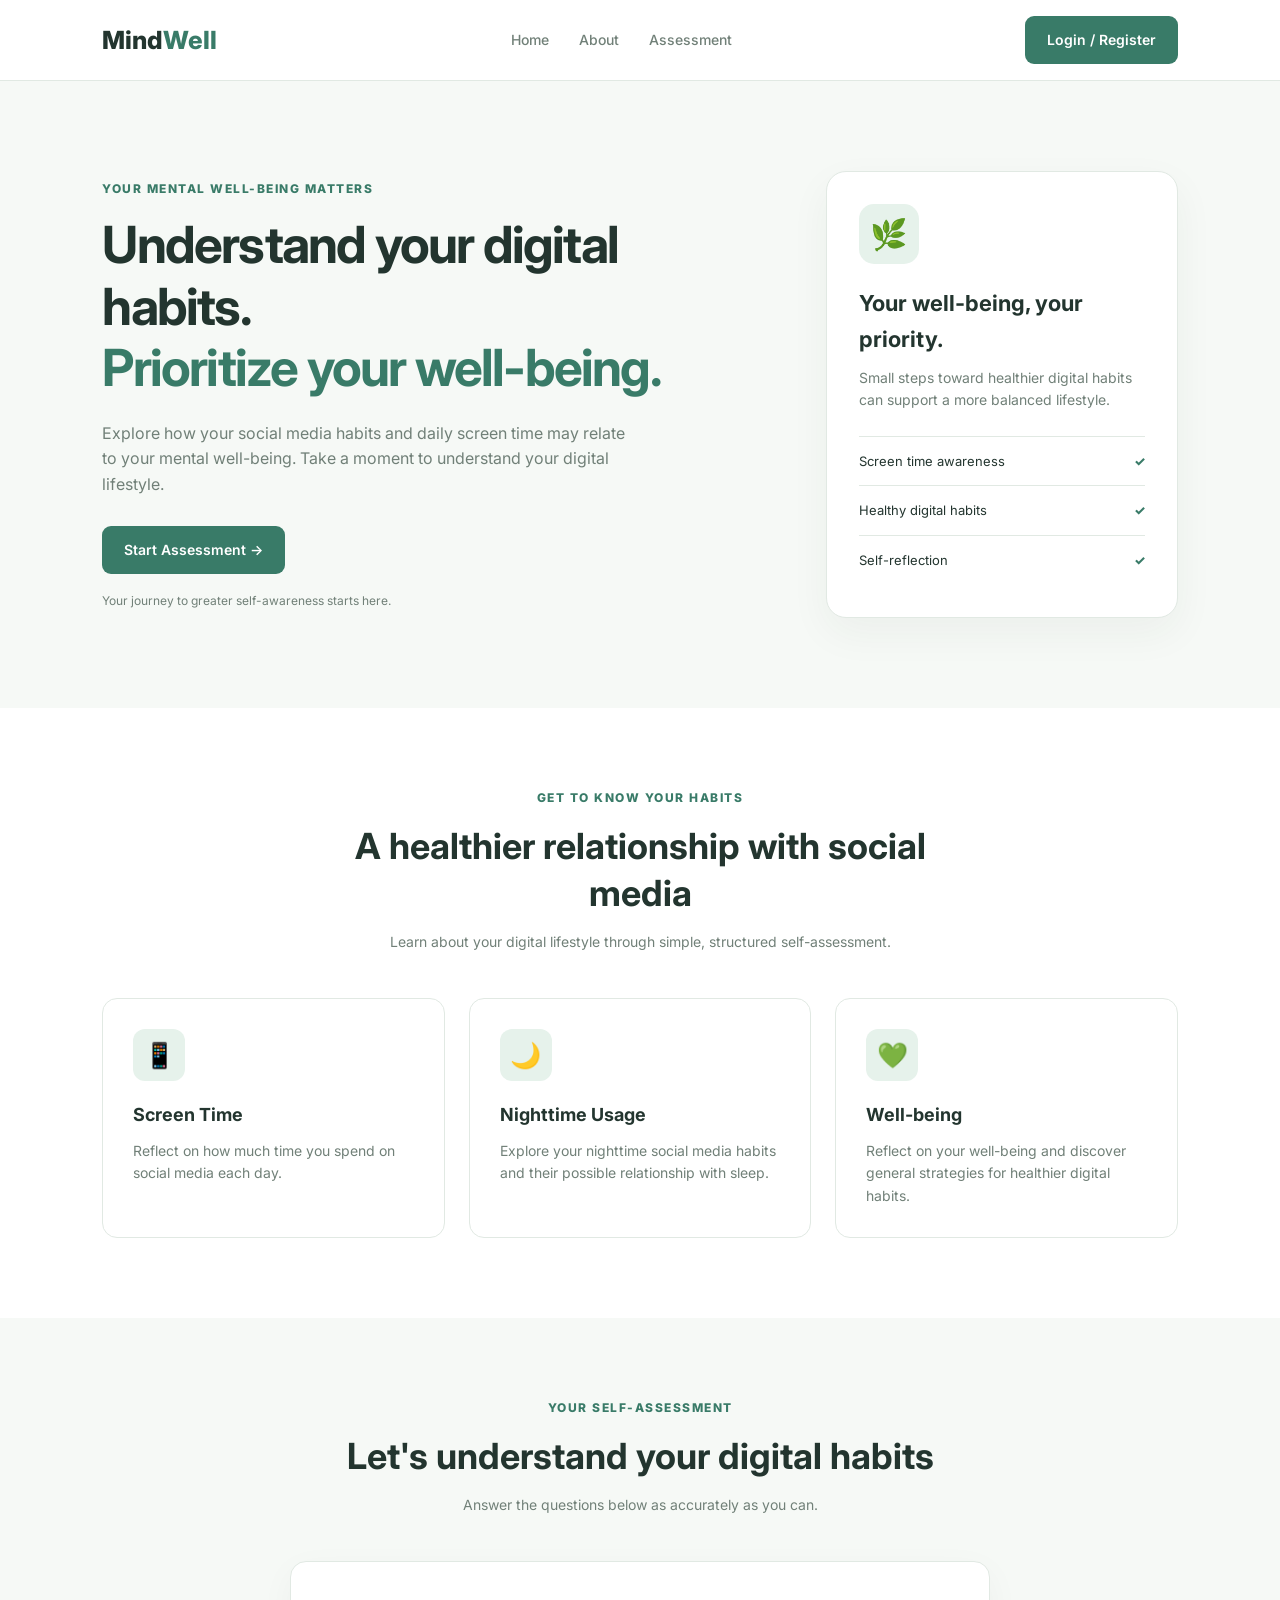
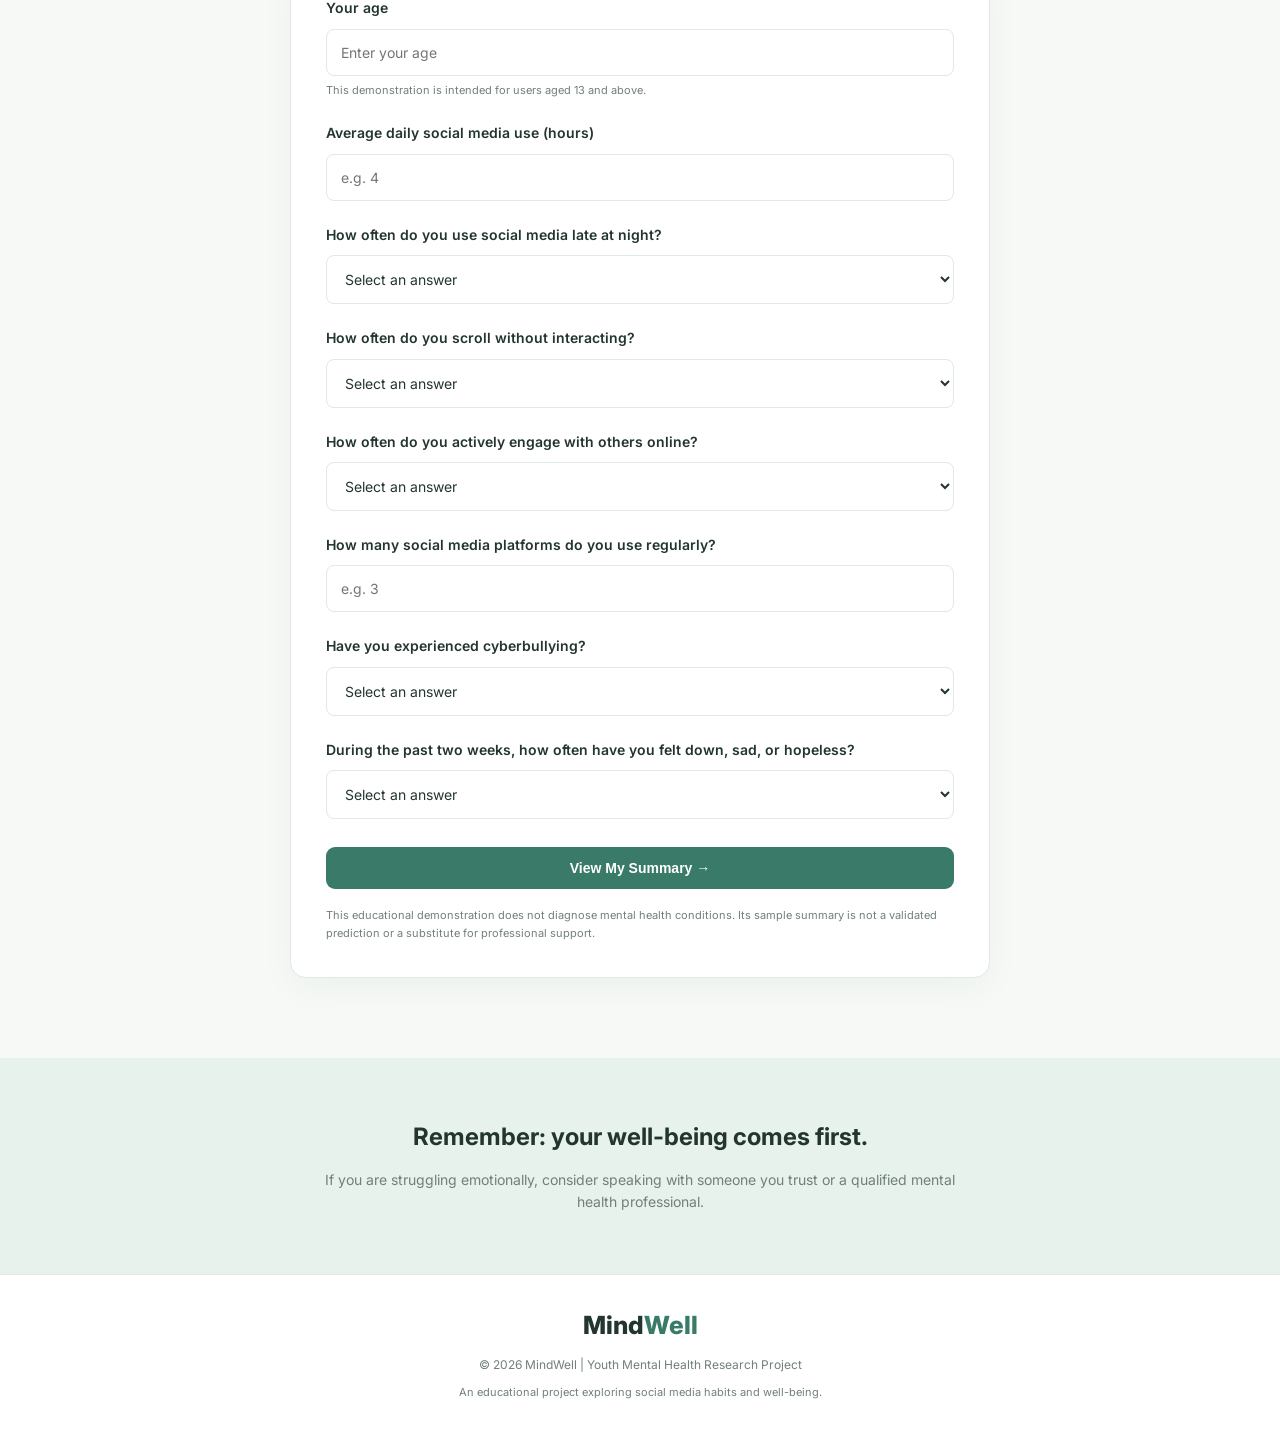
<file: Youth Mental Health App/index.html>
<!DOCTYPE html>
<html lang="en">
<head>
    <meta charset="UTF-8">
    <meta name="viewport" content="width=device-width, initial-scale=1.0">
    <title>MindWell | Youth Mental Health</title>
    <link rel="stylesheet" href="style.css">
</head>
<body>

<header class="navbar">
    <a href="#home" class="logo">Mind<span>Well</span></a>

    <nav>
        <a href="#home">Home</a>
        <a href="#about">About</a>
        <a href="#assessment">Assessment</a>
    </nav>

    <a href="auth.html" class="nav-button">Login / Register</a>
</header>

<main>
    <section class="hero" id="home">
        <div class="hero-content">
            <p class="eyebrow">YOUR MENTAL WELL-BEING MATTERS</p>

            <h1>Understand your digital habits.<br>
                <span>Prioritize your well-being.</span>
            </h1>

            <p class="hero-description">
                Explore how your social media habits and daily screen time
                may relate to your mental well-being.
                Take a moment to understand your digital lifestyle.
            </p>

            <a href="#assessment" class="primary-button">
                Start Assessment →
            </a>

            <p class="privacy-note">
                Your journey to greater self-awareness starts here.
            </p>
        </div>

        <div class="hero-card">
            <div class="card-icon">🌿</div>
            <h2>Your well-being, your priority.</h2>
            <p>
                Small steps toward healthier digital habits can support
                a more balanced lifestyle.
            </p>

            <div class="habit">
                <span>Screen time awareness</span>
                <span>✓</span>
            </div>

            <div class="habit">
                <span>Healthy digital habits</span>
                <span>✓</span>
            </div>

            <div class="habit">
                <span>Self-reflection</span>
                <span>✓</span>
            </div>
        </div>
    </section>

    <section class="features" id="about">
        <div class="section-heading">
            <p class="eyebrow">GET TO KNOW YOUR HABITS</p>
            <h2>A healthier relationship with social media</h2>
            <p>
                Learn about your digital lifestyle through simple,
                structured self-assessment.
            </p>
        </div>

        <div class="feature-grid">
            <article class="feature-card">
                <div class="feature-icon">📱</div>
                <h3>Screen Time</h3>
                <p>
                    Reflect on how much time you spend on social media
                    each day.
                </p>
            </article>

            <article class="feature-card">
                <div class="feature-icon">🌙</div>
                <h3>Nighttime Usage</h3>
                <p>
                    Explore your nighttime social media habits and
                    their possible relationship with sleep.
                </p>
            </article>

            <article class="feature-card">
                <div class="feature-icon">💚</div>
                <h3>Well-being</h3>
                <p>
                    Reflect on your well-being and discover general
                    strategies for healthier digital habits.
                </p>
            </article>
        </div>
    </section>

    <section class="assessment-section" id="assessment">
        <div class="section-heading">
            <p class="eyebrow">YOUR SELF-ASSESSMENT</p>
            <h2>Let's understand your digital habits</h2>
            <p>
                Answer the questions below as accurately as you can.
            </p>
        </div>

        <form id="assessmentForm" class="assessment-form">

            <div class="form-group">
                <label for="age">Your age</label>
                <input type="number" id="age" min="13" max="100"
                    required placeholder="Enter your age">
                <small>This demonstration is intended for users aged 13 and above.</small>
            </div>

            <div class="form-group">
                <label for="screenTime">
                    Average daily social media use (hours)
                </label>
                <input type="number" id="screenTime" min="0" max="24"
                    step="0.5" required placeholder="e.g. 4">
            </div>

            <div class="form-group">
                <label for="nightUse">
                    How often do you use social media late at night?
                </label>
                <select id="nightUse" required>
                    <option value="">Select an answer</option>
                    <option value="0">Never</option>
                    <option value="1">Rarely</option>
                    <option value="2">Sometimes</option>
                    <option value="3">Often</option>
                    <option value="4">Very often</option>
                </select>
            </div>

            <div class="form-group">
                <label for="passiveScrolling">
                    How often do you scroll without interacting?
                </label>
                <select id="passiveScrolling" required>
                    <option value="">Select an answer</option>
                    <option value="0">Never</option>
                    <option value="1">Rarely</option>
                    <option value="2">Sometimes</option>
                    <option value="3">Often</option>
                    <option value="4">Very often</option>
                </select>
            </div>

            <div class="form-group">
                <label for="activeEngagement">
                    How often do you actively engage with others online?
                </label>
                <select id="activeEngagement" required>
                    <option value="">Select an answer</option>
                    <option value="0">Never</option>
                    <option value="1">Rarely</option>
                    <option value="2">Sometimes</option>
                    <option value="3">Often</option>
                    <option value="4">Very often</option>
                </select>
            </div>

            <div class="form-group">
                <label for="platforms">
                    How many social media platforms do you use regularly?
                </label>
                <input type="number" id="platforms" min="0" max="50"
                    required placeholder="e.g. 3">
            </div>

            <div class="form-group">
                <label for="cyberbullying">
                    Have you experienced cyberbullying?
                </label>
                <select id="cyberbullying" required>
                    <option value="">Select an answer</option>
                    <option value="no">No</option>
                    <option value="unsure">Not sure</option>
                    <option value="yes">Yes</option>
                    <option value="prefer-not">Prefer not to say</option>
                </select>
            </div>

            <div class="form-group">
                <label for="mood">
                    During the past two weeks, how often have you felt
                    down, sad, or hopeless?
                </label>
                <select id="mood" required>
                    <option value="">Select an answer</option>
                    <option value="0">Not at all</option>
                    <option value="1">Several days</option>
                    <option value="2">More than half the days</option>
                    <option value="3">Nearly every day</option>
                    <option value="prefer-not">Prefer not to say</option>
                </select>
            </div>

            <button type="submit" class="primary-button submit-button">
                View My Summary →
            </button>

            <p class="disclaimer">
                This educational demonstration does not diagnose mental
                health conditions. Its sample summary is not a validated
                prediction or a substitute for professional support.
            </p>
        </form>

        <div id="results" class="results-card" hidden aria-live="polite">
            <h2>Your Digital Habits Summary</h2>
            <p id="resultMessage"></p>
            <div id="resultDetails"></div>
            <button type="button" id="resetButton" class="secondary-button">
                Take Assessment Again
            </button>
        </div>
    </section>

    <section class="support-section">
        <h2>Remember: your well-being comes first.</h2>
        <p>
            If you are struggling emotionally, consider speaking with
            someone you trust or a qualified mental health professional.
        </p>
    </section>
</main>

<footer>
    <a href="#home" class="logo">Mind<span>Well</span></a>
    <p>
        © 2026 MindWell | Youth Mental Health Research Project
    </p>
    <p class="footer-note">
        An educational project exploring social media habits and well-being.
    </p>
</footer>

<script src="script.js"></script>
</body>
</html>
</file>
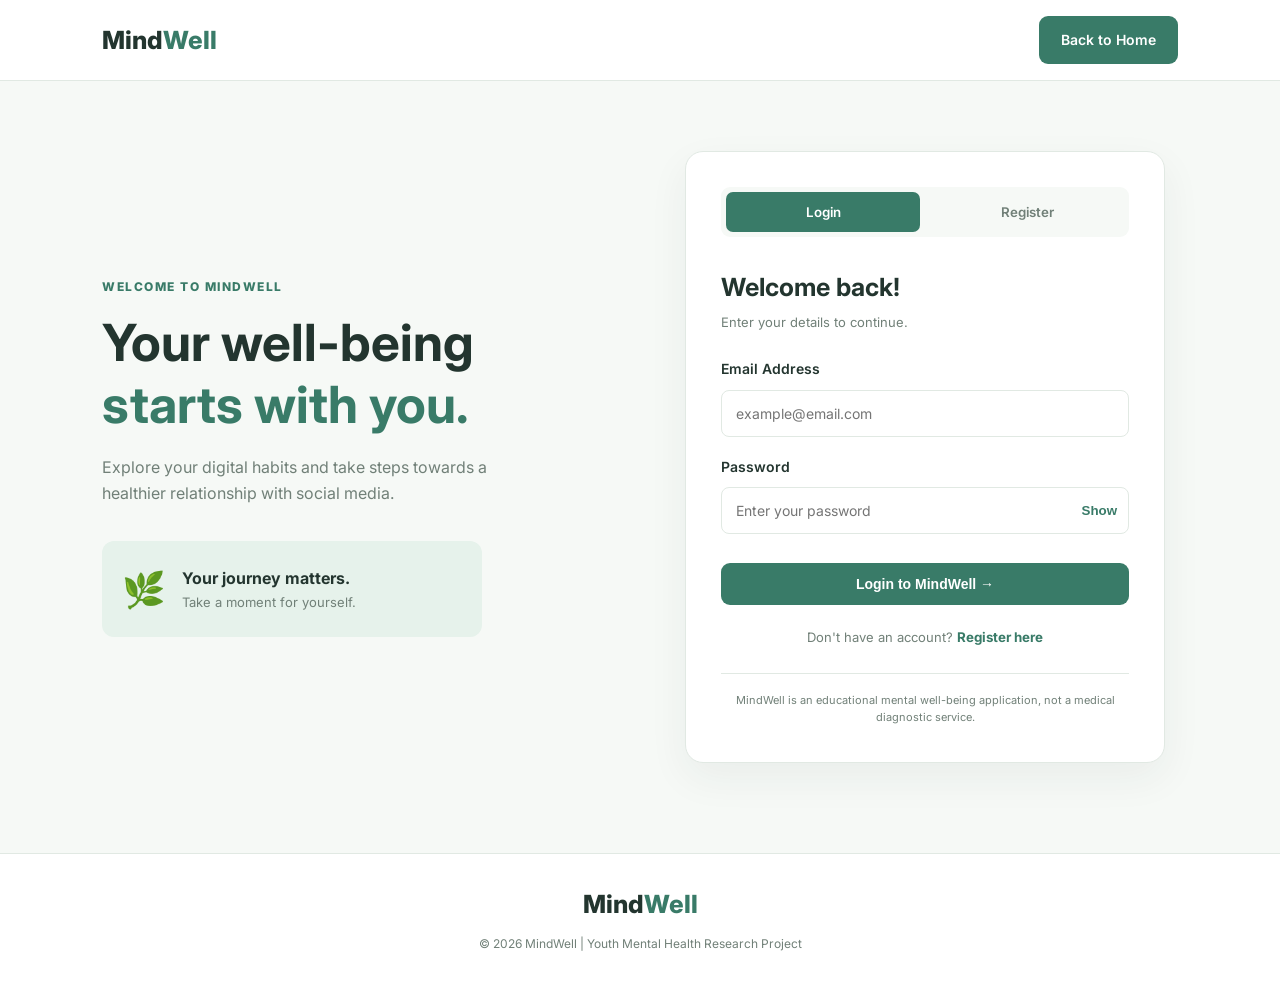
<file: Youth Mental Health App/auth.html>
<!DOCTYPE html>
<html lang="en">
<head>
    <meta charset="UTF-8">
    <meta name="viewport" content="width=device-width, initial-scale=1.0">
    <title>Login | MindWell</title>
    <link rel="stylesheet" href="style.css">
</head>

<body class="auth-page">

    <header class="navbar">
        <a href="index.html" class="logo">
            Mind<span>Well</span>
        </a>

        <a href="index.html" class="nav-button">Back to Home</a>
    </header>

    <main class="auth-container">

        <div class="auth-intro">
            <p class="eyebrow">WELCOME TO MINDWELL</p>

            <h1>Your well-being<br>
                <span>starts with you.</span>
            </h1>

            <p>
                Explore your digital habits and take steps
                towards a healthier relationship with social media.
            </p>

            <div class="auth-decoration">
                <span>🌿</span>
                <div>
                    <strong>Your journey matters.</strong>
                    <p>Take a moment for yourself.</p>
                </div>
            </div>
        </div>

        <section class="auth-card">

            <div class="auth-tabs">
                <button type="button" id="loginTab"
                    class="auth-tab active">
                    Login
                </button>

                <button type="button" id="registerTab"
                    class="auth-tab">
                    Register
                </button>
            </div>

            <!-- LOGIN FORM -->

            <form id="loginForm" class="auth-form">

                <h2>Welcome back!</h2>
                <p class="auth-subtitle">
                    Enter your details to continue.
                </p>

                <div class="form-group">
                    <label for="loginEmail">Email Address</label>
                    <input type="email" id="loginEmail"
                        placeholder="example@email.com" required>
                </div>

                <div class="form-group">
                    <label for="loginPassword">Password</label>

                    <div class="password-wrapper">
                        <input type="password" id="loginPassword"
                            placeholder="Enter your password" required>

                        <button type="button" class="toggle-password"
                            data-target="loginPassword">
                            Show
                        </button>
                    </div>
                </div>

                <button type="submit" class="primary-button auth-submit">
                    Login to MindWell →
                </button>

                <p id="loginMessage" class="auth-message"
                    aria-live="polite"></p>

                <p class="switch-text">
                    Don't have an account?
                    <button type="button" class="text-button"
                        id="showRegister">
                        Register here
                    </button>
                </p>

            </form>

            <!-- REGISTRATION FORM -->

            <form id="registerForm" class="auth-form" hidden>

                <h2>Create your account</h2>
                <p class="auth-subtitle">
                    Join MindWell and begin your journey.
                </p>

                <div class="form-group">
                    <label for="fullName">Full Name</label>
                    <input type="text" id="fullName"
                        placeholder="Enter your full name" required>
                </div>

                <div class="form-group">
                    <label for="registerEmail">Email Address</label>
                    <input type="email" id="registerEmail"
                        placeholder="example@email.com" required>
                </div>

                <div class="form-group">
                    <label for="registerPassword">Password</label>

                    <div class="password-wrapper">
                        <input type="password" id="registerPassword"
                            minlength="8"
                            placeholder="Create a password" required>

                        <button type="button" class="toggle-password"
                            data-target="registerPassword">
                            Show
                        </button>
                    </div>
                    <small>Use at least 8 characters.</small>
                </div>

                <div class="form-group">
                    <label for="confirmPassword">
                        Confirm Password
                    </label>

                    <div class="password-wrapper">
                        <input type="password" id="confirmPassword"
                            minlength="8"
                            placeholder="Confirm your password" required>

                        <button type="button" class="toggle-password"
                            data-target="confirmPassword">
                            Show
                        </button>
                    </div>
                </div>

                <button type="submit" class="primary-button auth-submit">
                    Create Account →
                </button>

                <p id="registerMessage" class="auth-message"
                    aria-live="polite"></p>

                <p class="switch-text">
                    Already have an account?
                    <button type="button" class="text-button"
                        id="showLogin">
                        Login here
                    </button>
                </p>

            </form>

            <p class="auth-disclaimer">
                MindWell is an educational mental well-being
                application, not a medical diagnostic service.
            </p>

        </section>
    </main>

    <footer>
        <a href="index.html" class="logo">
            Mind<span>Well</span>
        </a>

        <p>© 2026 MindWell | Youth Mental Health Research Project</p>
    </footer>

    <script src="auth.js"></script>
</body>
</html>
</file>
<file: Youth Mental Health App/style.css>
@import url('https://fonts.googleapis.com/css2?family=Inter:wght@400;500;600;700;800&display=swap');

:root {
    --primary: #397b68;
    --primary-dark: #245b4b;
    --background: #f6f9f6;
    --white: #ffffff;
    --text: #23352f;
    --muted: #718078;
    --border: #e1e9e3;
    --light-green: #e6f2eb;
}

* {
    margin: 0;
    padding: 0;
    box-sizing: border-box;
}

html {
    scroll-behavior: smooth;
}

body {
    font-family: 'Inter', Arial, sans-serif;
    background: var(--background);
    color: var(--text);
    line-height: 1.6;
}

a {
    text-decoration: none;
    color: inherit;
}

.navbar {
    min-height: 76px;
    padding: 16px 8%;
    display: flex;
    align-items: center;
    justify-content: space-between;
    gap: 24px;
    background: var(--white);
    border-bottom: 1px solid var(--border);
}

.logo {
    font-size: 25px;
    font-weight: 800;
    color: var(--text);
}

.logo span {
    color: var(--primary);
}

nav {
    display: flex;
    gap: 30px;
}

nav a {
    color: var(--muted);
    font-size: 14px;
    font-weight: 500;
}

nav a:hover {
    color: var(--primary);
}

.nav-button,
.primary-button,
.secondary-button {
    display: inline-block;
    padding: 13px 22px;
    border-radius: 9px;
    border: none;
    font-size: 14px;
    font-weight: 600;
    cursor: pointer;
    transition: 0.2s ease;
}

.nav-button,
.primary-button {
    background: var(--primary);
    color: var(--white);
}

.nav-button:hover,
.primary-button:hover {
    background: var(--primary-dark);
    transform: translateY(-1px);
}

.hero {
    padding: 90px 8%;
    display: grid;
    grid-template-columns: 1.3fr 0.7fr;
    gap: 70px;
    align-items: center;
}

.eyebrow {
    color: var(--primary);
    font-size: 12px;
    font-weight: 800;
    letter-spacing: 1.5px;
    margin-bottom: 16px;
}

.hero h1 {
    font-size: clamp(34px, 4vw, 52px);
    line-height: 1.2;
    letter-spacing: -1.8px;
    margin-bottom: 22px;
}

.hero h1 span {
    color: var(--primary);
}

.hero-description {
    max-width: 540px;
    color: var(--muted);
    font-size: 16px;
    margin-bottom: 28px;
}

.privacy-note {
    margin-top: 17px;
    color: var(--muted);
    font-size: 12px;
}

.hero-card {
    background: var(--white);
    border: 1px solid var(--border);
    border-radius: 20px;
    padding: 32px;
    box-shadow: 0 15px 40px rgba(35, 53, 47, 0.05);
}

.card-icon {
    width: 60px;
    height: 60px;
    display: grid;
    place-items: center;
    background: var(--light-green);
    border-radius: 15px;
    font-size: 30px;
    margin-bottom: 22px;
}

.hero-card h2 {
    font-size: 22px;
    margin-bottom: 10px;
}

.hero-card > p {
    color: var(--muted);
    font-size: 14px;
    margin-bottom: 24px;
}

.habit {
    display: flex;
    justify-content: space-between;
    padding: 14px 0;
    border-top: 1px solid var(--border);
    font-size: 13px;
}

.habit span:last-child {
    color: var(--primary);
    font-weight: 800;
}

.features,
.assessment-section {
    padding: 80px 8%;
}

.features {
    background: var(--white);
}

.section-heading {
    text-align: center;
    max-width: 650px;
    margin: 0 auto 45px;
}

.section-heading h2 {
    font-size: clamp(26px, 3vw, 36px);
    line-height: 1.3;
    margin-bottom: 14px;
}

.section-heading > p:last-child {
    color: var(--muted);
    font-size: 14px;
}

.feature-grid {
    display: grid;
    grid-template-columns: repeat(3, 1fr);
    gap: 24px;
    max-width: 1100px;
    margin: 0 auto;
}

.feature-card {
    padding: 30px;
    border: 1px solid var(--border);
    border-radius: 15px;
    background: var(--white);
}

.feature-icon {
    width: 52px;
    height: 52px;
    display: grid;
    place-items: center;
    background: var(--light-green);
    border-radius: 12px;
    font-size: 25px;
    margin-bottom: 20px;
}

.feature-card h3 {
    margin-bottom: 10px;
    font-size: 18px;
}

.feature-card p {
    color: var(--muted);
    font-size: 14px;
}

.assessment-form,
.results-card {
    max-width: 700px;
    margin: 0 auto;
    padding: 35px;
    background: var(--white);
    border: 1px solid var(--border);
    border-radius: 16px;
    box-shadow: 0 10px 35px rgba(35, 53, 47, 0.04);
}

.form-group {
    margin-bottom: 23px;
}

.form-group label {
    display: block;
    font-weight: 600;
    font-size: 14px;
    margin-bottom: 9px;
}

.form-group input,
.form-group select {
    width: 100%;
    padding: 14px;
    border: 1px solid var(--border);
    border-radius: 8px;
    background: var(--white);
    font-family: inherit;
    font-size: 14px;
    color: var(--text);
    outline: none;
}

.form-group input:focus,
.form-group select:focus {
    border-color: var(--primary);
    box-shadow: 0 0 0 3px rgba(57, 123, 104, 0.1);
}

.form-group small {
    display: block;
    color: var(--muted);
    font-size: 11px;
    margin-top: 6px;
}

.submit-button {
    width: 100%;
    margin-top: 5px;
}

.disclaimer {
    color: var(--muted);
    font-size: 11px;
    margin-top: 18px;
}

.results-card {
    margin-top: 30px;
}

.results-card h2 {
    margin-bottom: 16px;
}

.results-card p {
    margin-bottom: 14px;
}

.results-card ul {
    padding-left: 22px;
    margin: 15px 0 24px;
}

.secondary-button {
    background: var(--light-green);
    color: var(--primary-dark);
}

.secondary-button:hover {
    background: #d5e8dc;
}

.support-section {
    padding: 60px 8%;
    text-align: center;
    background: var(--light-green);
}

.support-section h2 {
    margin-bottom: 12px;
}

.support-section p {
    max-width: 650px;
    margin: 0 auto;
    color: var(--muted);
    font-size: 14px;
}

footer {
    text-align: center;
    background: var(--white);
    padding: 30px 8%;
    border-top: 1px solid var(--border);
}

footer p {
    margin-top: 10px;
    font-size: 12px;
    color: var(--muted);
}

.footer-note {
    font-size: 11px;
}

@media (max-width: 800px) {
    .navbar {
        padding: 16px 5%;
        flex-wrap: wrap;
    }

    nav {
        gap: 15px;
        order: 3;
        width: 100%;
        justify-content: center;
    }

    .nav-button {
        padding: 10px 14px;
    }

    .hero {
        grid-template-columns: 1fr;
        padding: 60px 6%;
        gap: 35px;
    }

    .features,
    .assessment-section {
        padding: 60px 6%;
    }

    .feature-grid {
        grid-template-columns: 1fr;
    }

    .assessment-form,
    .results-card {
        padding: 23px;
    }
}

@media (max-width: 420px) {
    .logo {
        font-size: 21px;
    }

    .nav-button {
        font-size: 12px;
    }

    nav {
        gap: 12px;
    }

    nav a {
        font-size: 12px;
    }

    .hero h1 {
        letter-spacing: -1px;
    }
}

/* =========================
   MINDWELL LOGIN & REGISTER
========================= */

.auth-page {
    min-height: 100vh;
}

.auth-container {
    min-height: 650px;
    padding: 70px 8%;
    display: grid;
    grid-template-columns: 1fr 1fr;
    align-items: center;
    gap: 65px;
}

.auth-intro h1 {
    font-size: clamp(35px, 4vw, 52px);
    line-height: 1.2;
    margin-bottom: 20px;
}

.auth-intro h1 span {
    color: var(--primary);
}

.auth-intro > p:not(.eyebrow) {
    max-width: 450px;
    color: var(--muted);
}

.auth-decoration {
    display: flex;
    align-items: center;
    gap: 16px;
    margin-top: 35px;
    padding: 20px;
    background: var(--light-green);
    border-radius: 12px;
    max-width: 380px;
}

.auth-decoration > span {
    font-size: 35px;
}

.auth-decoration p {
    color: var(--muted);
    font-size: 13px;
}

.auth-card {
    width: 100%;
    max-width: 480px;
    justify-self: center;
    padding: 35px;
    background: var(--white);
    border: 1px solid var(--border);
    border-radius: 18px;
    box-shadow: 0 15px 40px rgba(35, 53, 47, 0.06);
}

.auth-tabs {
    display: grid;
    grid-template-columns: 1fr 1fr;
    gap: 10px;
    margin-bottom: 30px;
    padding: 5px;
    background: var(--background);
    border-radius: 9px;
}

.auth-tab {
    padding: 12px;
    border: none;
    border-radius: 7px;
    background: transparent;
    color: var(--muted);
    font-family: inherit;
    font-weight: 600;
    cursor: pointer;
}

.auth-tab.active {
    background: var(--primary);
    color: white;
}

.auth-form h2 {
    font-size: 25px;
    margin-bottom: 5px;
}

.auth-subtitle {
    color: var(--muted);
    font-size: 13px;
    margin-bottom: 25px;
}

.auth-form .form-group {
    margin-bottom: 19px;
}

.password-wrapper {
    position: relative;
}

.password-wrapper input {
    padding-right: 65px;
}

.toggle-password {
    position: absolute;
    right: 12px;
    top: 50%;
    transform: translateY(-50%);
    background: none;
    border: none;
    color: var(--primary);
    font-weight: 600;
    cursor: pointer;
}

.auth-submit {
    width: 100%;
    margin-top: 10px;
}

.switch-text {
    text-align: center;
    font-size: 13px;
    margin-top: 22px;
    color: var(--muted);
}

.text-button {
    border: none;
    background: none;
    color: var(--primary);
    font-family: inherit;
    font-weight: 700;
    cursor: pointer;
}

.auth-message {
    margin-top: 15px;
    font-size: 13px;
    font-weight: 600;
    text-align: center;
}

.auth-message.success {
    color: var(--primary);
}

.auth-message.error {
    color: #c0392b;
}

.auth-disclaimer {
    margin-top: 25px;
    padding-top: 18px;
    border-top: 1px solid var(--border);
    color: var(--muted);
    font-size: 11px;
    text-align: center;
}

.auth-page footer {
    margin-top: 20px;
}

@media (max-width: 850px) {
    .auth-container {
        grid-template-columns: 1fr;
        padding: 45px 6%;
        gap: 35px;
    }

    .auth-intro {
        text-align: center;
    }

    .auth-intro > p:not(.eyebrow) {
        margin: 0 auto;
    }

    .auth-decoration {
        margin: 25px auto 0;
        text-align: left;
    }
}

@media (max-width: 480px) {
    .auth-card {
        padding: 23px;
    }

    .auth-intro h1 {
        font-size: 34px;
    }
}
</file>
